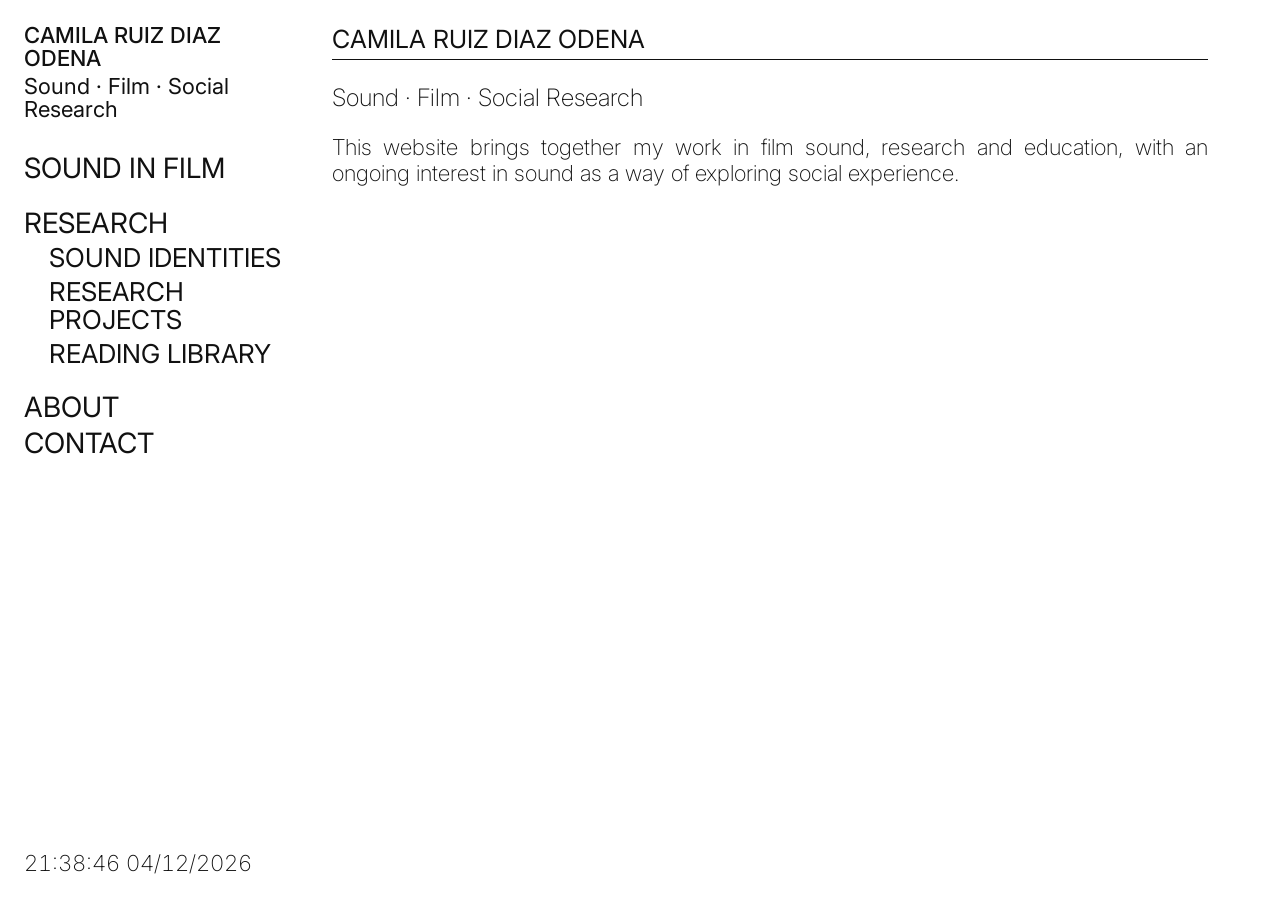
<file: index.html>
<!doctype html><html lang="en"><head><meta charset="utf-8"><meta name="viewport" content="width=device-width,initial-scale=1"><title>Camila Ruiz Diaz Odena — Sound · Film · Social Research</title><link rel="stylesheet" href="styles.css"></head><body><div class="site"><nav class="nav"><div class="brand"><a href="index.html">CAMILA RUIZ DIAZ ODENA</a><div class="tagline">Sound · Film · Social Research</div></div><div class="menu"><a href="sound-in-film.html">SOUND IN FILM</a><a href="research.html" class="section">RESEARCH</a><a href="sound-identities.html" class="sub">SOUND IDENTITIES</a><a href="research-projects.html" class="sub">RESEARCH PROJECTS</a><a href="reading-library.html" class="sub">READING LIBRARY</a><a href="about.html" class="section">ABOUT</a><a href="contact.html">CONTACT</a></div><div class="clock" id="clock"></div></nav><main class="content"><h1 class="page-title">CAMILA RUIZ DIAZ ODENA</h1><hr class="rule"><div class="intro"><div class="lead">Sound · Film · Social Research</div><p>This website brings together my work in film sound, research and education, with an ongoing interest in sound as a way of exploring social experience.</p></div></main></div><script src="script.js"></script></body></html>
</file>
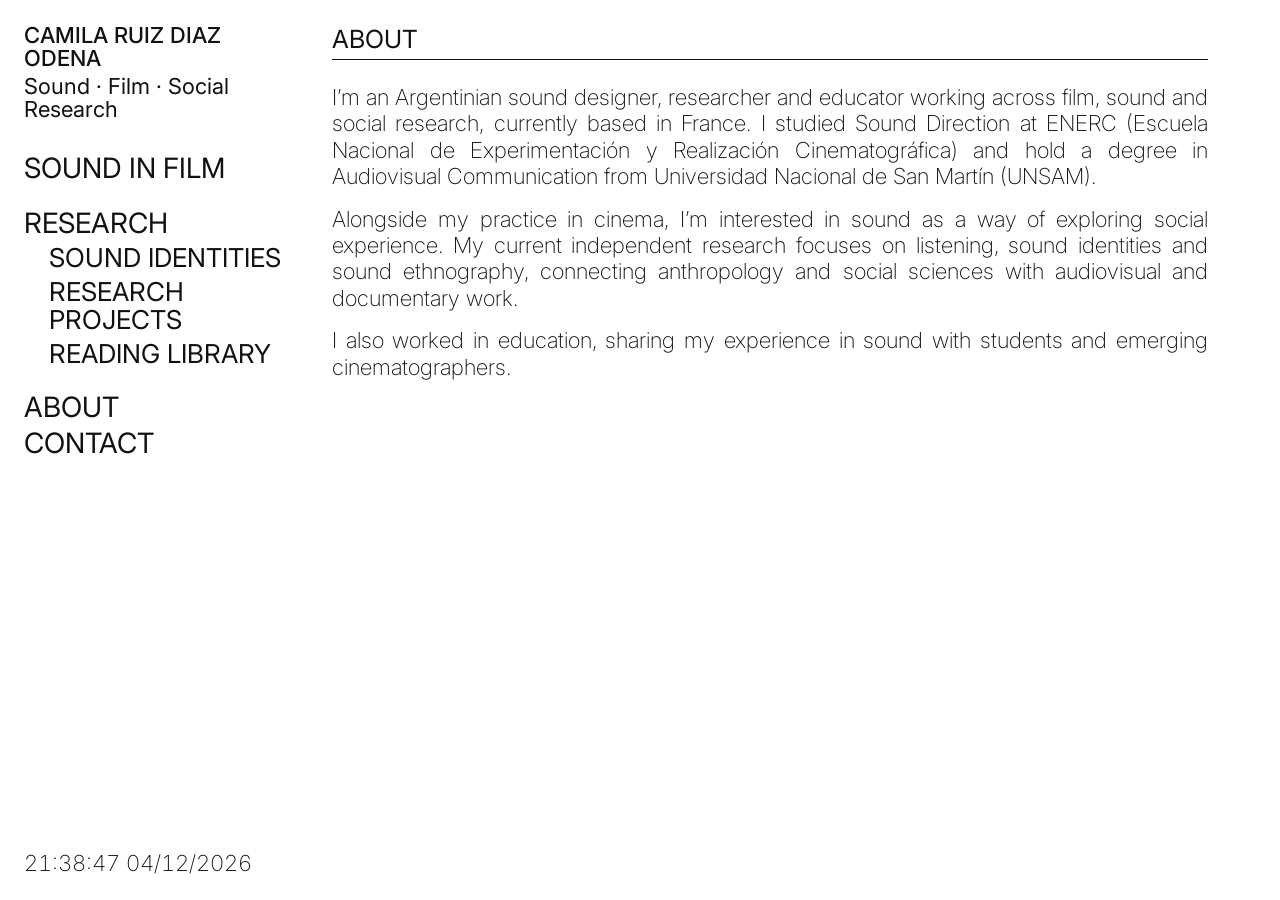
<file: about.html>
<!doctype html><html lang="en"><head><meta charset="utf-8"><meta name="viewport" content="width=device-width,initial-scale=1"><title>About — Camila Ruiz Diaz Odena</title><link rel="stylesheet" href="styles.css"></head><body><nav class="nav"><div class="brand"><a href="index.html">CAMILA RUIZ DIAZ ODENA</a><div class="tagline">Sound · Film · Social Research</div></div><div class="menu"><a href="sound-in-film.html">SOUND IN FILM</a><a href="research.html" class="section">RESEARCH</a><a href="sound-identities.html" class="sub">SOUND IDENTITIES</a><a href="research-projects.html" class="sub">RESEARCH PROJECTS</a><a href="reading-library.html" class="sub">READING LIBRARY</a><a href="about.html" class="section">ABOUT</a><a href="contact.html">CONTACT</a></div><div class="clock" id="clock"></div></nav><main class="content"><h1 class="page-title">ABOUT</h1><hr class="rule"><div class="text"><p>I’m an Argentinian sound designer, researcher and educator working across film, sound and social research, currently based in France. I studied Sound Direction at ENERC (Escuela Nacional de Experimentación y Realización Cinematográfica) and hold a degree in Audiovisual Communication from Universidad Nacional de San Martín (UNSAM).</p><p>Alongside my practice in cinema, I’m interested in sound as a way of exploring social experience. My current independent research focuses on listening, sound identities and sound ethnography, connecting anthropology and social sciences with audiovisual and documentary work.</p><p>I also worked in education, sharing my experience in sound with students and emerging cinematographers.</p></div></main><script src="script.js"></script></body></html>
</file>
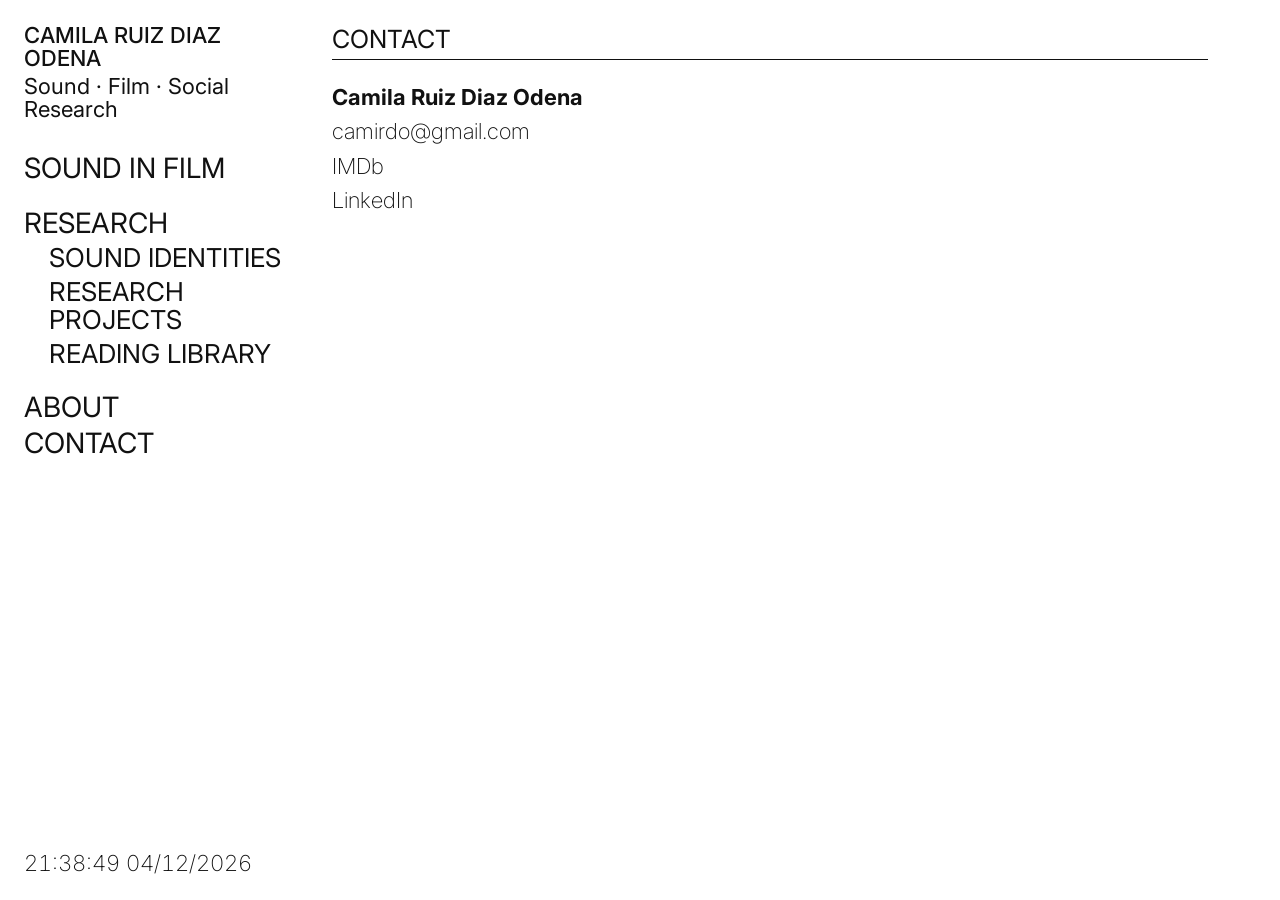
<file: contact.html>
<!doctype html><html lang="en"><head><meta charset="utf-8"><meta name="viewport" content="width=device-width,initial-scale=1"><title>Contact — Camila Ruiz Diaz Odena</title><link rel="stylesheet" href="styles.css"></head><body><nav class="nav"><div class="brand"><a href="index.html">CAMILA RUIZ DIAZ ODENA</a><div class="tagline">Sound · Film · Social Research</div></div><div class="menu"><a href="sound-in-film.html">SOUND IN FILM</a><a href="research.html" class="section">RESEARCH</a><a href="sound-identities.html" class="sub">SOUND IDENTITIES</a><a href="research-projects.html" class="sub">RESEARCH PROJECTS</a><a href="reading-library.html" class="sub">READING LIBRARY</a><a href="about.html" class="section">ABOUT</a><a href="contact.html">CONTACT</a></div><div class="clock" id="clock"></div></nav><main class="content"><h1 class="page-title">CONTACT</h1><hr class="rule"><div class="contact"><p><strong>Camila Ruiz Diaz Odena</strong></p><p><a href="mailto:camirdo@gmail.com">camirdo@gmail.com</a></p><p><a href="https://www.imdb.com/es-es/name/nm10118989/?nmdp=1&amp;ref_=nm_ql_4#filmography" target="_blank" rel="noopener">IMDb</a></p><p><a href="https://www.linkedin.com/in/camilaruizdiazodena/" target="_blank" rel="noopener">LinkedIn</a></p></div></main><script src="script.js"></script></body></html>
</file>
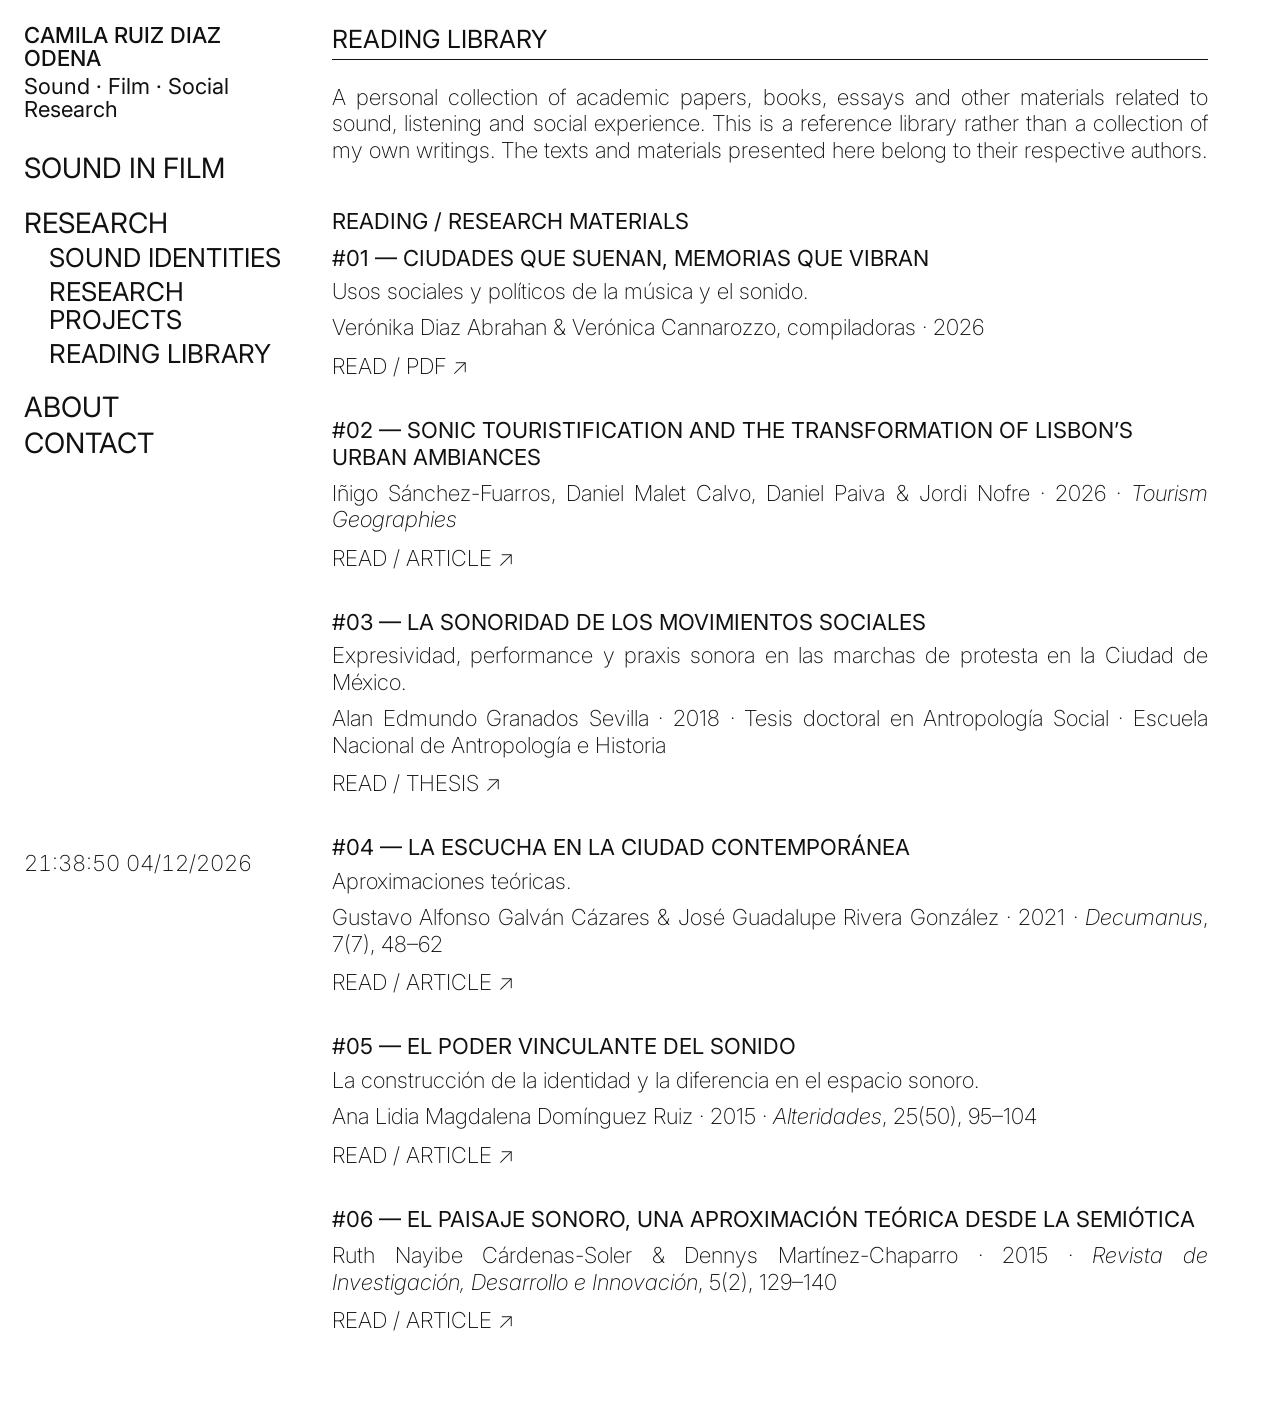
<file: reading-library.html>
<!doctype html>
<html lang="en">
<head>
<meta charset="utf-8">
<meta name="viewport" content="width=device-width,initial-scale=1">
<title>Reading Library — Camila Ruiz Diaz Odena</title>
<link rel="stylesheet" href="styles.css">
</head>
<body>
<nav class="nav">
  <div class="brand"><a href="index.html">CAMILA RUIZ DIAZ ODENA</a><div class="tagline">Sound · Film · Social Research</div></div>
  <div class="menu">
    <a href="sound-in-film.html">SOUND IN FILM</a>
    <a href="research.html" class="section">RESEARCH</a>
    <a href="sound-identities.html" class="sub">SOUND IDENTITIES</a>
    <a href="research-projects.html" class="sub">RESEARCH PROJECTS</a>
    <a href="reading-library.html" class="sub">READING LIBRARY</a>
    <a href="about.html" class="section">ABOUT</a>
    <a href="contact.html">CONTACT</a>
  </div>
  <div class="clock" id="clock"></div>
</nav>
<main class="content">
  <h1 class="page-title">READING LIBRARY</h1>
  <hr class="rule">
  <div class="intro">
    <p>A personal collection of academic papers, books, essays and other materials related to sound, listening and social experience. This is a reference library rather than a collection of my own writings. The texts and materials presented here belong to their respective authors.</p>
  </div>
  <div class="section-block">
    <div class="section-title">READING / RESEARCH MATERIALS</div>
    <div class="project-list">
      <article class="project">
        <h2>#01 — CIUDADES QUE SUENAN, MEMORIAS QUE VIBRAN</h2>
        <p>Usos sociales y políticos de la música y el sonido.</p>
        <p class="meta">Verónika Diaz Abrahan &amp; Verónica Cannarozzo, compiladoras · 2026</p>
        <div class="material"><a href="https://sedici.unlp.edu.ar/bitstream/handle/10915/198057/Documento_completo.)%20-%20Ciudades%20que%20suenan2b.pdf?sequence=1&amp;isAllowed=y" target="_blank" rel="noopener">READ / PDF ↗</a></div>
      </article>
      <article class="project">
        <h2>#02 — SONIC TOURISTIFICATION AND THE TRANSFORMATION OF LISBON’S URBAN AMBIANCES</h2>
        <p class="meta">Iñigo Sánchez-Fuarros, Daniel Malet Calvo, Daniel Paiva &amp; Jordi Nofre · 2026 · <em>Tourism Geographies</em></p>
        <div class="material"><a href="https://www.tandfonline.com/doi/full/10.1080/14616688.2026.2635580" target="_blank" rel="noopener">READ / ARTICLE ↗</a></div>
      </article>
      <article class="project">
        <h2>#03 — LA SONORIDAD DE LOS MOVIMIENTOS SOCIALES</h2>
        <p>Expresividad, performance y praxis sonora en las marchas de protesta en la Ciudad de México.</p>
        <p class="meta">Alan Edmundo Granados Sevilla · 2018 · Tesis doctoral en Antropología Social · Escuela Nacional de Antropología e Historia</p>
        <div class="material"><a href="https://mediateca.inah.gob.mx/repositorio/islandora/object/tesis:2753" target="_blank" rel="noopener">READ / THESIS ↗</a></div>
      </article>
      <article class="project">
        <h2>#04 — LA ESCUCHA EN LA CIUDAD CONTEMPORÁNEA</h2>
        <p>Aproximaciones teóricas.</p>
        <p class="meta">Gustavo Alfonso Galván Cázares &amp; José Guadalupe Rivera González · 2021 · <em>Decumanus</em>, 7(7), 48–62</p>
        <div class="material"><a href="https://erevistas.uacj.mx/ojs/index.php/decumanus/article/view/4853" target="_blank" rel="noopener">READ / ARTICLE ↗</a></div>
      </article>
      <article class="project">
        <h2>#05 — EL PODER VINCULANTE DEL SONIDO</h2>
        <p>La construcción de la identidad y la diferencia en el espacio sonoro.</p>
        <p class="meta">Ana Lidia Magdalena Domínguez Ruiz · 2015 · <em>Alteridades</em>, 25(50), 95–104</p>
        <div class="material"><a href="https://alteridades.izt.uam.mx/index.php/Alte/article/view/847" target="_blank" rel="noopener">READ / ARTICLE ↗</a></div>
      </article>
      <article class="project">
        <h2>#06 — EL PAISAJE SONORO, UNA APROXIMACIÓN TEÓRICA DESDE LA SEMIÓTICA</h2>
        <p class="meta">Ruth Nayibe Cárdenas-Soler &amp; Dennys Martínez-Chaparro · 2015 · <em>Revista de Investigación, Desarrollo e Innovación</em>, 5(2), 129–140</p>
        <div class="material"><a href="https://doi.org/10.19053/20278306.3717" target="_blank" rel="noopener">READ / ARTICLE ↗</a></div>
      </article>
    </div>
  </div>
</main>
<script src="script.js"></script>
</body>
</html>
</file>
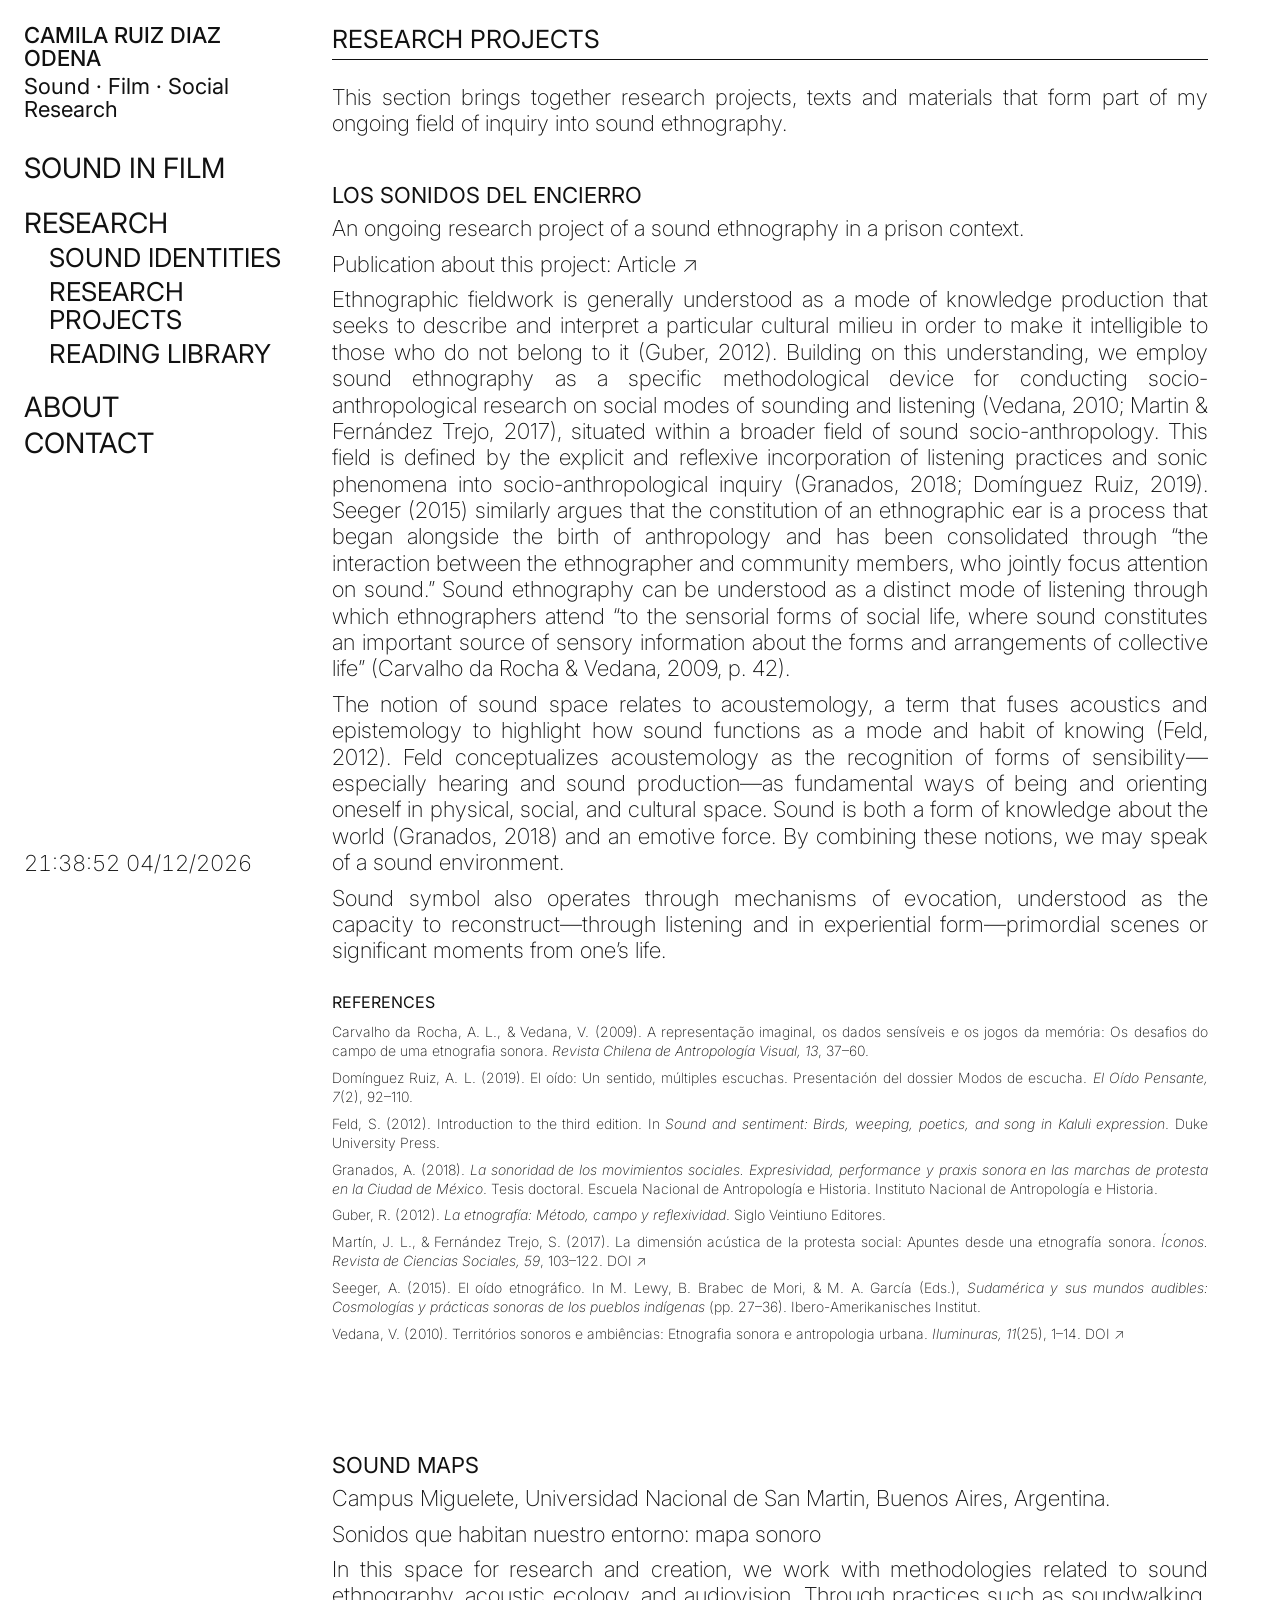
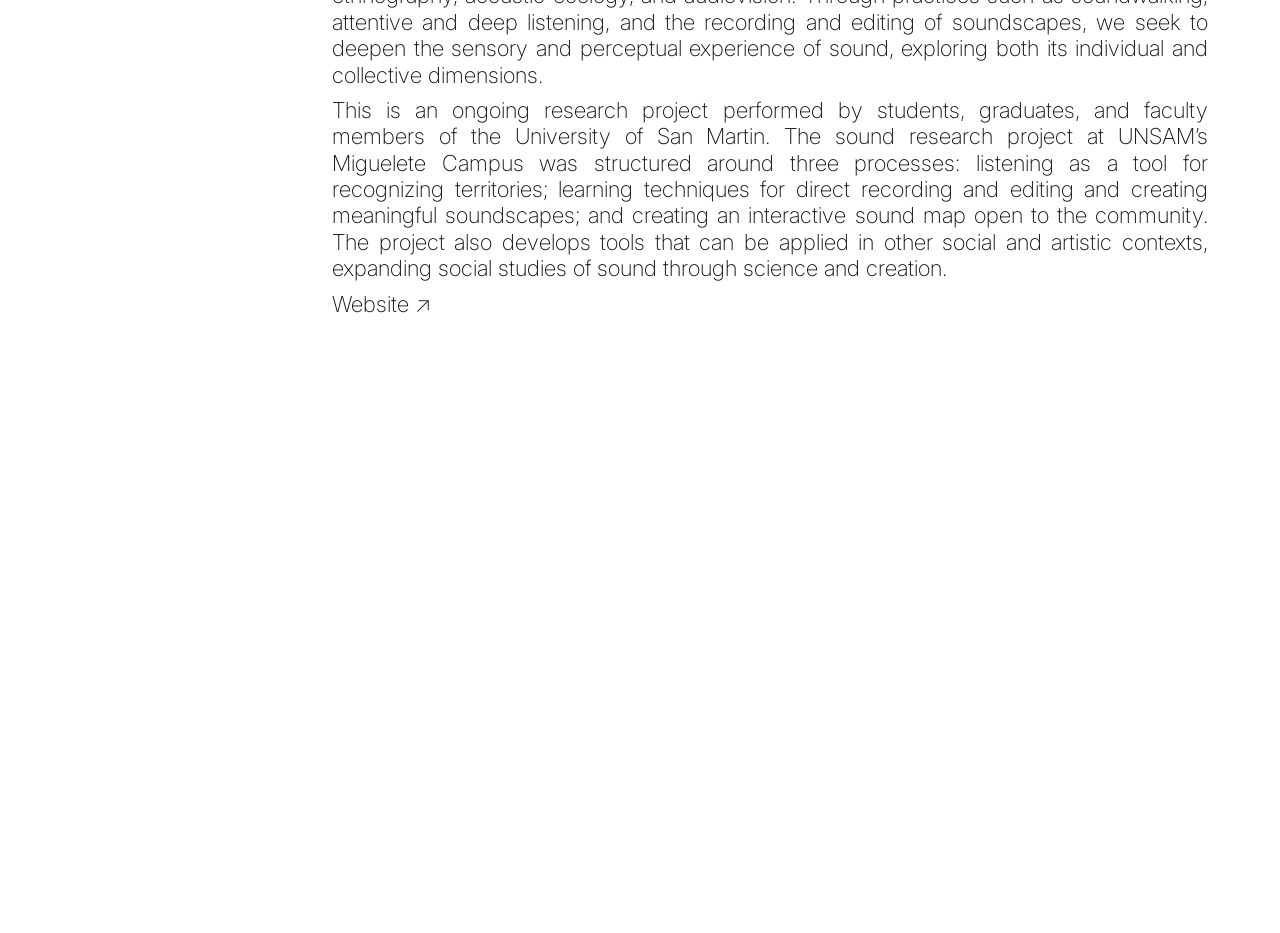
<file: research-projects.html>
<!doctype html><html lang="en"><head><meta charset="utf-8"><meta name="viewport" content="width=device-width,initial-scale=1"><title>Research Projects — Camila Ruiz Diaz Odena</title><link rel="stylesheet" href="styles.css"></head><body><nav class="nav"><div class="brand"><a href="index.html">CAMILA RUIZ DIAZ ODENA</a><div class="tagline">Sound · Film · Social Research</div></div><div class="menu"><a href="sound-in-film.html">SOUND IN FILM</a><a href="research.html" class="section">RESEARCH</a><a href="sound-identities.html" class="sub">SOUND IDENTITIES</a><a href="research-projects.html" class="sub">RESEARCH PROJECTS</a><a href="reading-library.html" class="sub">READING LIBRARY</a><a href="about.html" class="section">ABOUT</a><a href="contact.html">CONTACT</a></div><div class="clock" id="clock"></div></nav><main class="content"><h1 class="page-title">RESEARCH PROJECTS</h1><hr class="rule"><div class="intro"><p>This section brings together research projects, texts and materials that form part of my ongoing field of inquiry into sound ethnography.</p></div><div class="project-list"><article class="project"><h2>LOS SONIDOS DEL ENCIERRO</h2><p>An ongoing research project of a sound ethnography in a prison context.</p><p class="material">Publication about this project: <a href="https://revistasacademicas.unsam.edu.ar/index.php/dyp/article/view/2023" target="_blank" rel="noopener">Article ↗</a></p><p>Ethnographic fieldwork is generally understood as a mode of knowledge production that seeks to describe and interpret a particular cultural milieu in order to make it intelligible to those who do not belong to it (Guber, 2012). Building on this understanding, we employ sound ethnography as a specific methodological device for conducting socio-anthropological research on social modes of sounding and listening (Vedana, 2010; Martin &amp; Fernández Trejo, 2017), situated within a broader field of sound socio-anthropology. This field is defined by the explicit and reflexive incorporation of listening practices and sonic phenomena into socio-anthropological inquiry (Granados, 2018; Domínguez Ruiz, 2019). Seeger (2015) similarly argues that the constitution of an ethnographic ear is a process that began alongside the birth of anthropology and has been consolidated through “the interaction between the ethnographer and community members, who jointly focus attention on sound.” Sound ethnography can be understood as a distinct mode of listening through which ethnographers attend “to the sensorial forms of social life, where sound constitutes an important source of sensory information about the forms and arrangements of collective life” (Carvalho da Rocha &amp; Vedana, 2009, p. 42).</p><p>The notion of sound space relates to acoustemology, a term that fuses acoustics and epistemology to highlight how sound functions as a mode and habit of knowing (Feld, 2012). Feld conceptualizes acoustemology as the recognition of forms of sensibility—especially hearing and sound production—as fundamental ways of being and orienting oneself in physical, social, and cultural space. Sound is both a form of knowledge about the world (Granados, 2018) and an emotive force. By combining these notions, we may speak of a sound environment.</p><p>Sound symbol also operates through mechanisms of evocation, understood as the capacity to reconstruct—through listening and in experiential form—primordial scenes or significant moments from one’s life.</p><div class="references"><div class="section-title">REFERENCES</div><p>Carvalho da Rocha, A. L., &amp; Vedana, V. (2009). A representação imaginal, os dados sensíveis e os jogos da memória: Os desafios do campo de uma etnografia sonora. <em>Revista Chilena de Antropología Visual, 13</em>, 37–60.</p><p>Domínguez Ruiz, A. L. (2019). El oído: Un sentido, múltiples escuchas. Presentación del dossier Modos de escucha. <em>El Oído Pensante, 7</em>(2), 92–110.</p><p>Feld, S. (2012). Introduction to the third edition. In <em>Sound and sentiment: Birds, weeping, poetics, and song in Kaluli expression</em>. Duke University Press.</p><p>Granados, A. (2018). <em>La sonoridad de los movimientos sociales. Expresividad, performance y praxis sonora en las marchas de protesta en la Ciudad de México</em>. Tesis doctoral. Escuela Nacional de Antropología e Historia. Instituto Nacional de Antropología e Historia.</p><p>Guber, R. (2012). <em>La etnografía: Método, campo y reflexividad</em>. Siglo Veintiuno Editores.</p><p>Martín, J. L., &amp; Fernández Trejo, S. (2017). La dimensión acústica de la protesta social: Apuntes desde una etnografía sonora. <em>Íconos. Revista de Ciencias Sociales, 59</em>, 103–122. <a href="https://doi.org/10.17141/iconos.59.2017.2643" target="_blank" rel="noopener">DOI ↗</a></p><p>Seeger, A. (2015). El oído etnográfico. In M. Lewy, B. Brabec de Mori, &amp; M. A. García (Eds.), <em>Sudamérica y sus mundos audibles: Cosmologías y prácticas sonoras de los pueblos indígenas</em> (pp. 27–36). Ibero-Amerikanisches Institut.</p><p>Vedana, V. (2010). Territórios sonoros e ambiências: Etnografia sonora e antropologia urbana. <em>Iluminuras, 11</em>(25), 1–14. <a href="https://doi.org/10.22456/1984-1191.15537" target="_blank" rel="noopener">DOI ↗</a></p></div></article><article class="project"><h2>SOUND MAPS</h2><p>Campus Miguelete, Universidad Nacional de San Martin, Buenos Aires, Argentina.</p><p>Sonidos que habitan nuestro entorno: mapa sonoro</p><p>In this space for research and creation, we work with methodologies related to sound ethnography, acoustic ecology, and audiovision. Through practices such as soundwalking, attentive and deep listening, and the recording and editing of soundscapes, we seek to deepen the sensory and perceptual experience of sound, exploring both its individual and collective dimensions.</p><p>This is an ongoing research project performed by students, graduates, and faculty members of the University of San Martin. The sound research project at UNSAM’s Miguelete Campus was structured around three processes: listening as a tool for recognizing territories; learning techniques for direct recording and editing and creating meaningful soundscapes; and creating an interactive sound map open to the community. The project also develops tools that can be applied in other social and artistic contexts, expanding social studies of sound through science and creation.</p><p class="material"><a href="https://mapasonorounsam.neocities.org/" target="_blank" rel="noopener">Website ↗</a></p><div class="sound-map-embed"><iframe src="https://mapasonorounsam.neocities.org/" title="Mapa Sonoro UNSAM" loading="lazy" allow="autoplay" allowfullscreen></iframe></div></article></div></main><script src="script.js"></script></body></html>
</file>
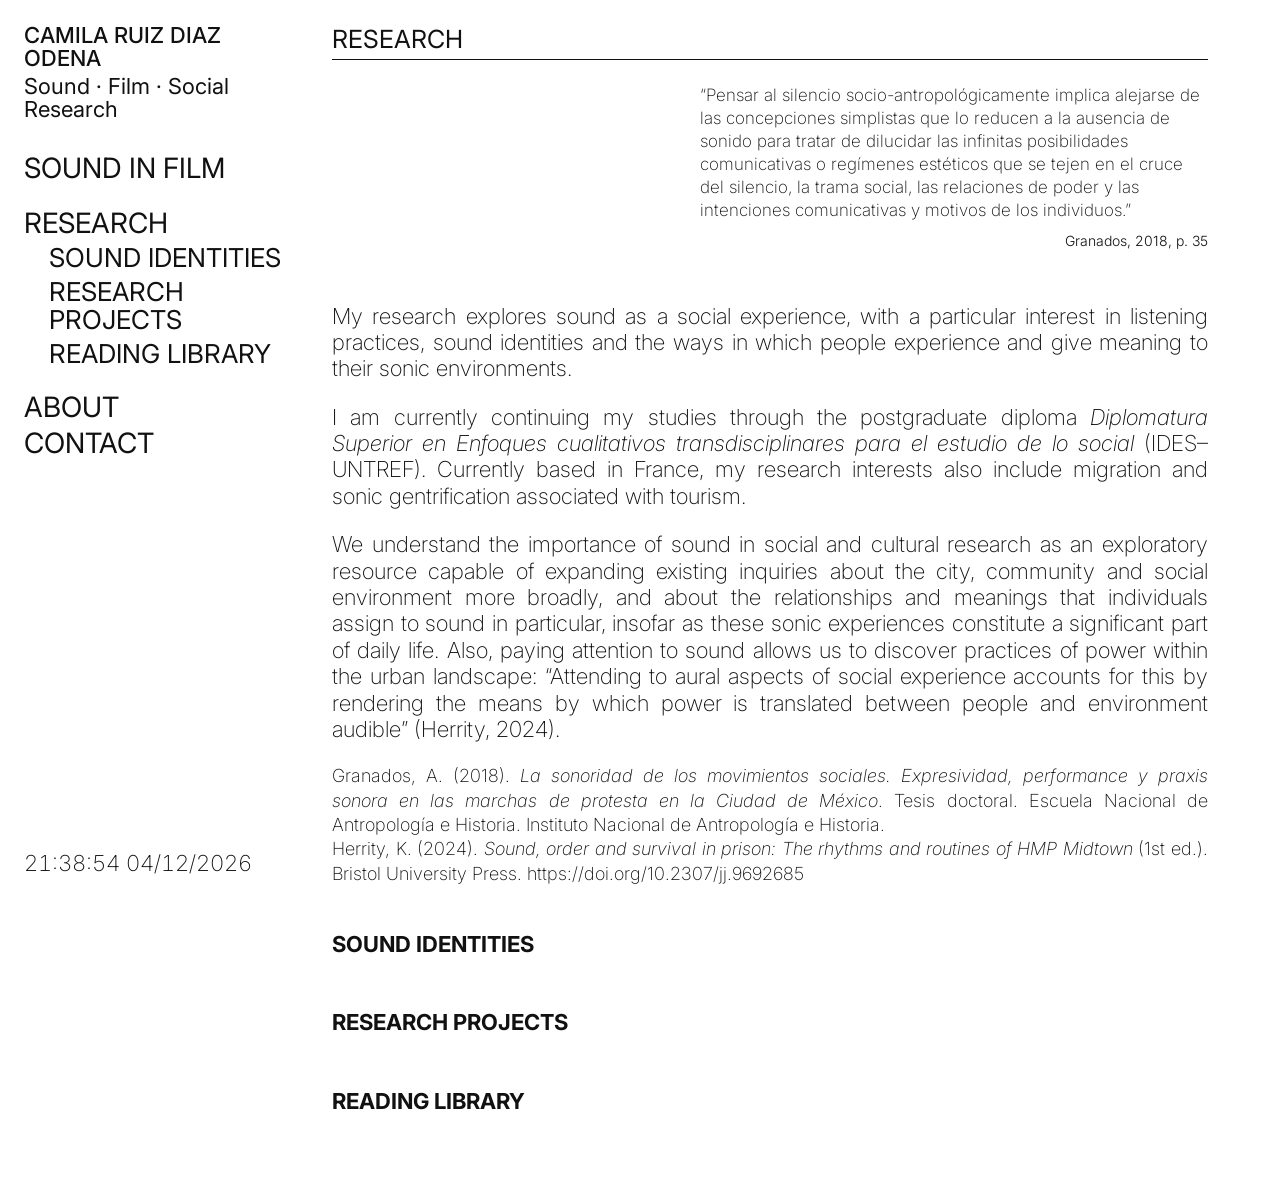
<file: research.html>
<!doctype html><html lang="en"><head><meta charset="utf-8"><meta name="viewport" content="width=device-width,initial-scale=1"><title>Research — Camila Ruiz Diaz Odena</title><link rel="stylesheet" href="styles.css"></head><body><nav class="nav"><div class="brand"><a href="index.html">CAMILA RUIZ DIAZ ODENA</a><div class="tagline">Sound · Film · Social Research</div></div><div class="menu"><a href="sound-in-film.html">SOUND IN FILM</a><a href="research.html" class="section">RESEARCH</a><a href="sound-identities.html" class="sub">SOUND IDENTITIES</a><a href="research-projects.html" class="sub">RESEARCH PROJECTS</a><a href="reading-library.html" class="sub">READING LIBRARY</a><a href="about.html" class="section">ABOUT</a><a href="contact.html">CONTACT</a></div><div class="clock" id="clock"></div></nav><main class="content"><h1 class="page-title">RESEARCH</h1><hr class="rule"><blockquote class="research-epigraph"><p>“Pensar al silencio socio-antropológicamente implica alejarse de las concepciones simplistas que lo reducen a la ausencia de sonido para tratar de dilucidar las infinitas posibilidades comunicativas o regímenes estéticos que se tejen en el cruce del silencio, la trama social, las relaciones de poder y las intenciones comunicativas y motivos de los individuos.”</p><cite>Granados, 2018, p. 35</cite></blockquote><div class="intro"><p>My research explores sound as a social experience, with a particular interest in listening practices, sound identities and the ways in which people experience and give meaning to their sonic environments.</p><p>I am currently continuing my studies through the postgraduate diploma <em>Diplomatura Superior en Enfoques cualitativos transdisciplinares para el estudio de lo social</em> (IDES–UNTREF). Currently based in France, my research interests also include migration and sonic gentrification associated with tourism.</p><p>We understand the importance of sound in social and cultural research as an exploratory resource capable of expanding existing inquiries about the city, community and social environment more broadly, and about the relationships and meanings that individuals assign to sound in particular, insofar as these sonic experiences constitute a significant part of daily life. Also, paying attention to sound allows us to discover practices of power within the urban landscape: “Attending to aural aspects of social experience accounts for this by rendering the means by which power is translated between people and environment audible” (Herrity, 2024).</p><div class="research-reference"><p>Granados, A. (2018). <em>La sonoridad de los movimientos sociales. Expresividad, performance y praxis sonora en las marchas de protesta en la Ciudad de México</em>. Tesis doctoral. Escuela Nacional de Antropología e Historia. Instituto Nacional de Antropología e Historia.</p><p>Herrity, K. (2024). <em>Sound, order and survival in prison: The rhythms and routines of HMP Midtown</em> (1st ed.). Bristol University Press. <a href="https://doi.org/10.2307/jj.9692685" target="_blank" rel="noopener">https://doi.org/10.2307/jj.9692685</a></p></div></div><div class="section-block"><a href="sound-identities.html"><strong>SOUND IDENTITIES</strong></a></div><div class="section-block"><a href="research-projects.html"><strong>RESEARCH PROJECTS</strong></a></div><div class="section-block"><a href="reading-library.html"><strong>READING LIBRARY</strong></a></div></main><script src="script.js"></script></body></html>
</file>
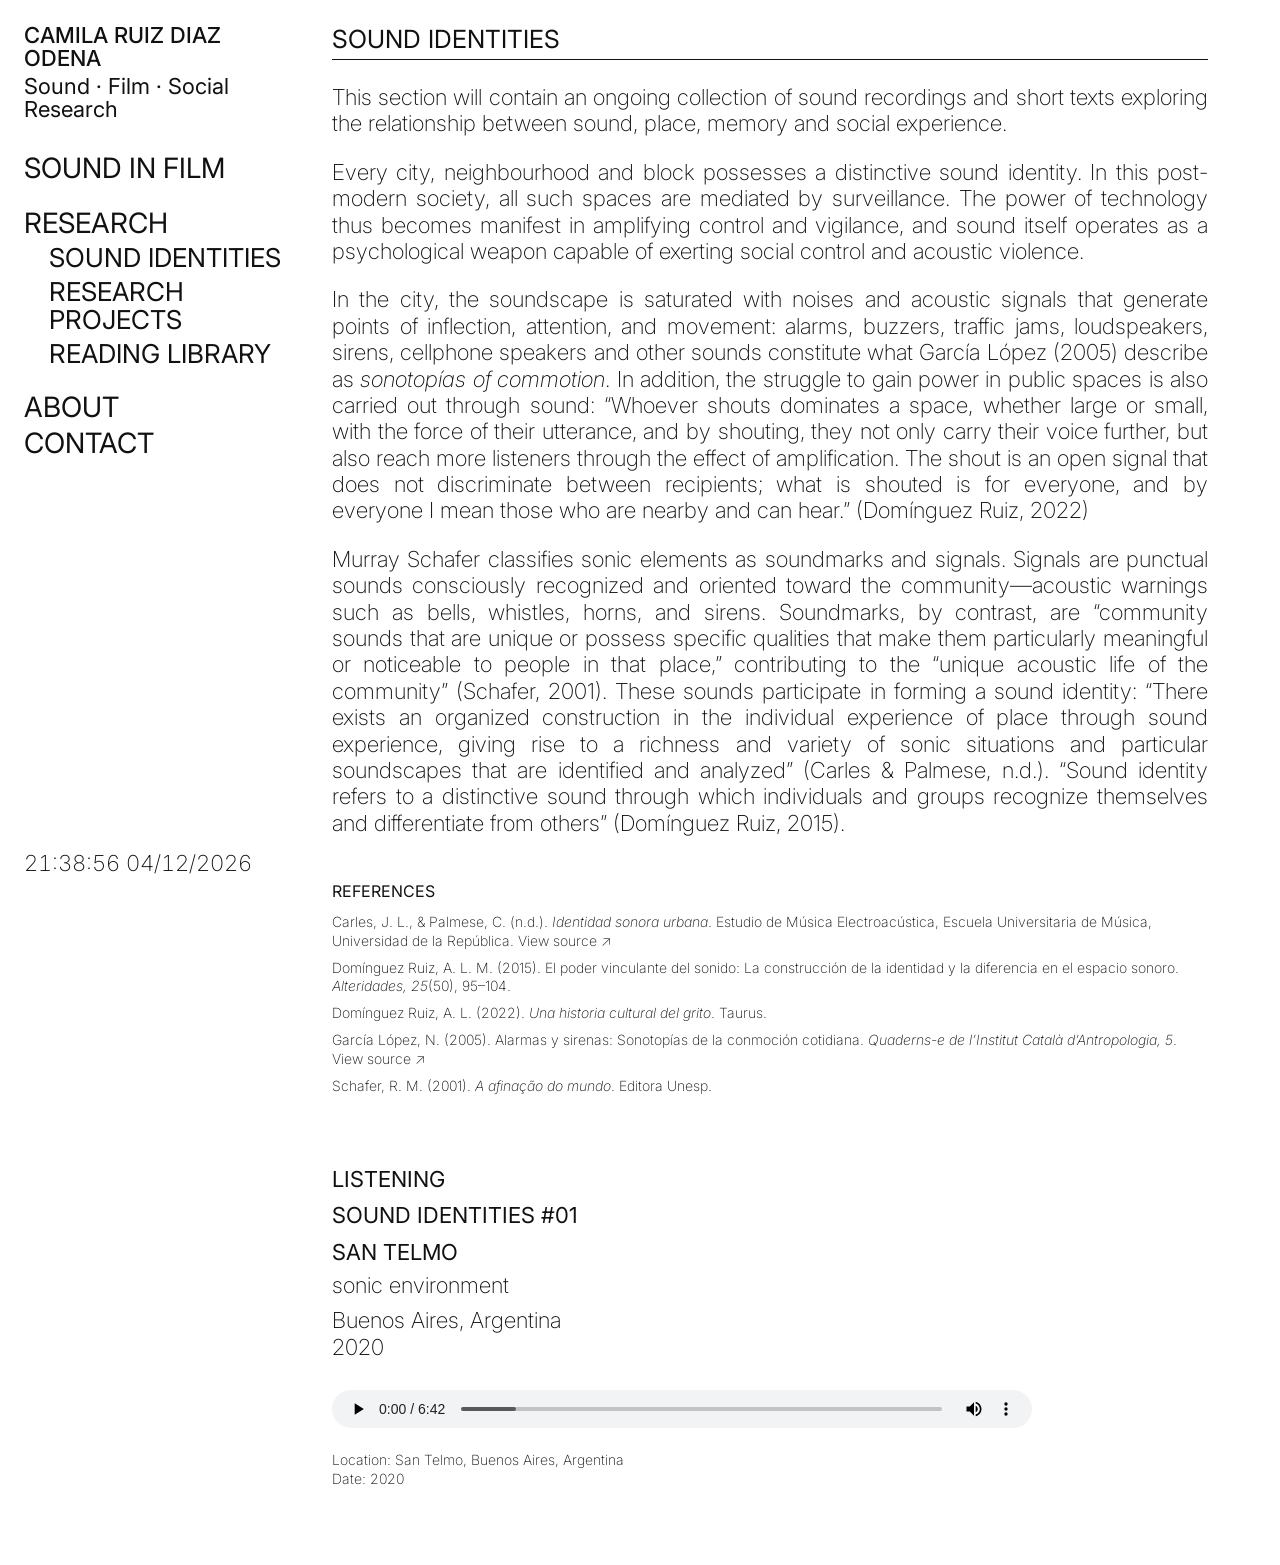
<file: sound-identities.html>
<!doctype html><html lang="en"><head><meta charset="utf-8"><meta name="viewport" content="width=device-width,initial-scale=1"><title>Sound Identities — Camila Ruiz Diaz Odena</title><link rel="stylesheet" href="styles.css"></head><body><nav class="nav"><div class="brand"><a href="index.html">CAMILA RUIZ DIAZ ODENA</a><div class="tagline">Sound · Film · Social Research</div></div><div class="menu"><a href="sound-in-film.html">SOUND IN FILM</a><a href="research.html" class="section">RESEARCH</a><a href="sound-identities.html" class="sub">SOUND IDENTITIES</a><a href="research-projects.html" class="sub">RESEARCH PROJECTS</a><a href="reading-library.html" class="sub">READING LIBRARY</a><a href="about.html" class="section">ABOUT</a><a href="contact.html">CONTACT</a></div><div class="clock" id="clock"></div></nav><main class="content"><h1 class="page-title">SOUND IDENTITIES</h1><hr class="rule"><div class="intro"><p>This section will contain an ongoing collection of sound recordings and short texts exploring the relationship between sound, place, memory and social experience.</p><p>Every city, neighbourhood and block possesses a distinctive sound identity. In this post-modern society, all such spaces are mediated by surveillance. The power of technology thus becomes manifest in amplifying control and vigilance, and sound itself operates as a psychological weapon capable of exerting social control and acoustic violence.</p><p>In the city, the soundscape is saturated with noises and acoustic signals that generate points of inflection, attention, and movement: alarms, buzzers, traffic jams, loudspeakers, sirens, cellphone speakers and other sounds constitute what García López (2005) describe as <em>sonotopías of commotion</em>. In addition, the struggle to gain power in public spaces is also carried out through sound: “Whoever shouts dominates a space, whether large or small, with the force of their utterance, and by shouting, they not only carry their voice further, but also reach more listeners through the effect of amplification. The shout is an open signal that does not discriminate between recipients; what is shouted is for everyone, and by everyone I mean those who are nearby and can hear.” (Domínguez Ruiz, 2022)</p><p>Murray Schafer classifies sonic elements as soundmarks and signals. Signals are punctual sounds consciously recognized and oriented toward the community—acoustic warnings such as bells, whistles, horns, and sirens. Soundmarks, by contrast, are “community sounds that are unique or possess specific qualities that make them particularly meaningful or noticeable to people in that place,” contributing to the “unique acoustic life of the community” (Schafer, 2001). These sounds participate in forming a sound identity: “There exists an organized construction in the individual experience of place through sound experience, giving rise to a richness and variety of sonic situations and particular soundscapes that are identified and analyzed” (Carles &amp; Palmese, n.d.). “Sound identity refers to a distinctive sound through which individuals and groups recognize themselves and differentiate from others” (Domínguez Ruiz, 2015).</p></div><div class="section-block references"><div class="section-title">REFERENCES</div><p>Carles, J. L., &amp; Palmese, C. (n.d.). <em>Identidad sonora urbana</em>. Estudio de Música Electroacústica, Escuela Universitaria de Música, Universidad de la República. <a href="https://www.eumus.edu.uy/eme/ps/txt/carles.html" target="_blank" rel="noopener">View source ↗</a></p><p>Domínguez Ruiz, A. L. M. (2015). El poder vinculante del sonido: La construcción de la identidad y la diferencia en el espacio sonoro. <em>Alteridades, 25</em>(50), 95–104.</p><p>Domínguez Ruiz, A. L. (2022). <em>Una historia cultural del grito</em>. Taurus.</p><p>García López, N. (2005). Alarmas y sirenas: Sonotopías de la conmoción cotidiana. <em>Quaderns-e de l’Institut Català d’Antropologia, 5</em>. <a href="https://raco.cat/index.php/QuadernseICA/article/view/51440" target="_blank" rel="noopener">View source ↗</a></p><p>Schafer, R. M. (2001). <em>A afinação do mundo</em>. Editora Unesp.</p></div><div class="section-block listening"><div class="section-title">LISTENING</div><div class="section-title">SOUND IDENTITIES #01</div><div class="project"><h2>SAN TELMO</h2><p>sonic environment</p><p>Buenos Aires, Argentina<br>2020</p><div class="audio-entry"><audio controls preload="metadata"><source src="assets/audio/san-telmo.mp3" type="audio/mpeg">Your browser does not support audio playback.</audio></div><div class="field-notes"><span>Location: San Telmo, Buenos Aires, Argentina</span><span>Date: 2020</span></div></div></div></main><script src="script.js"></script></body></html>
</file>
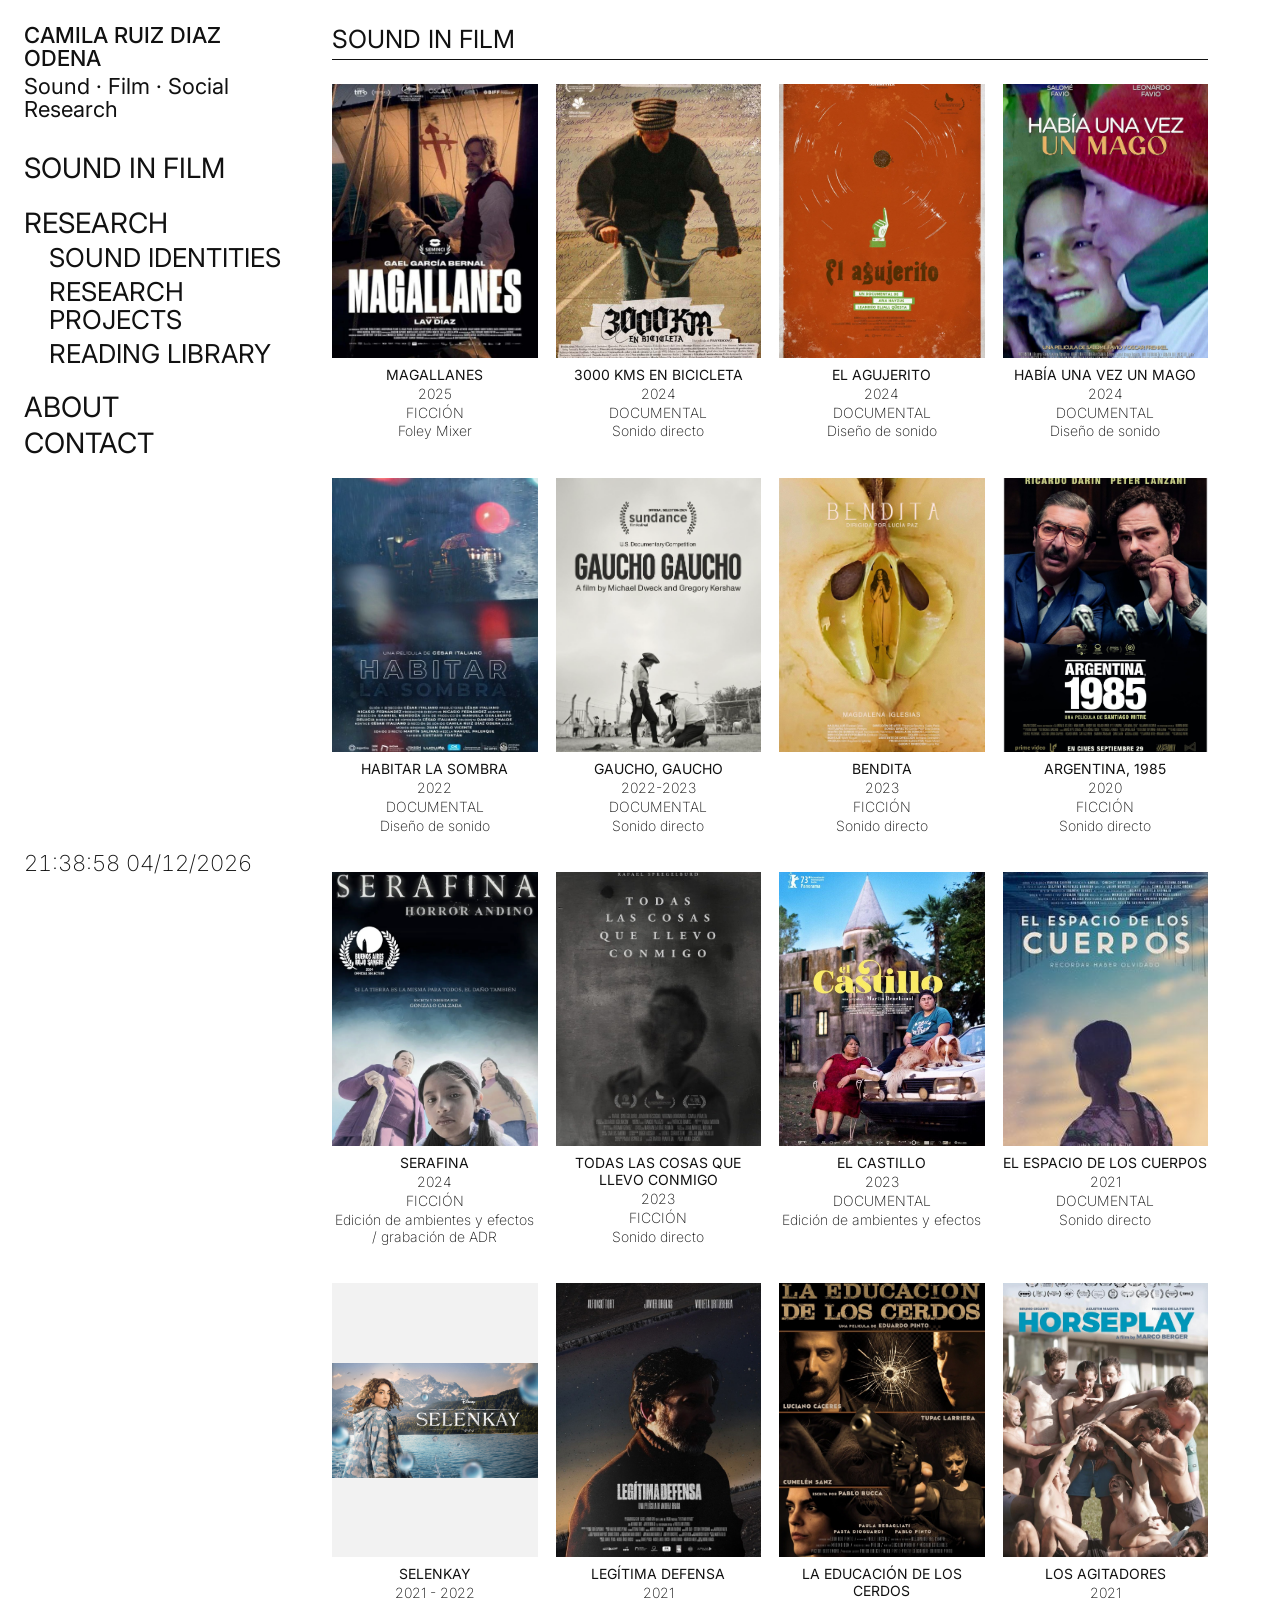
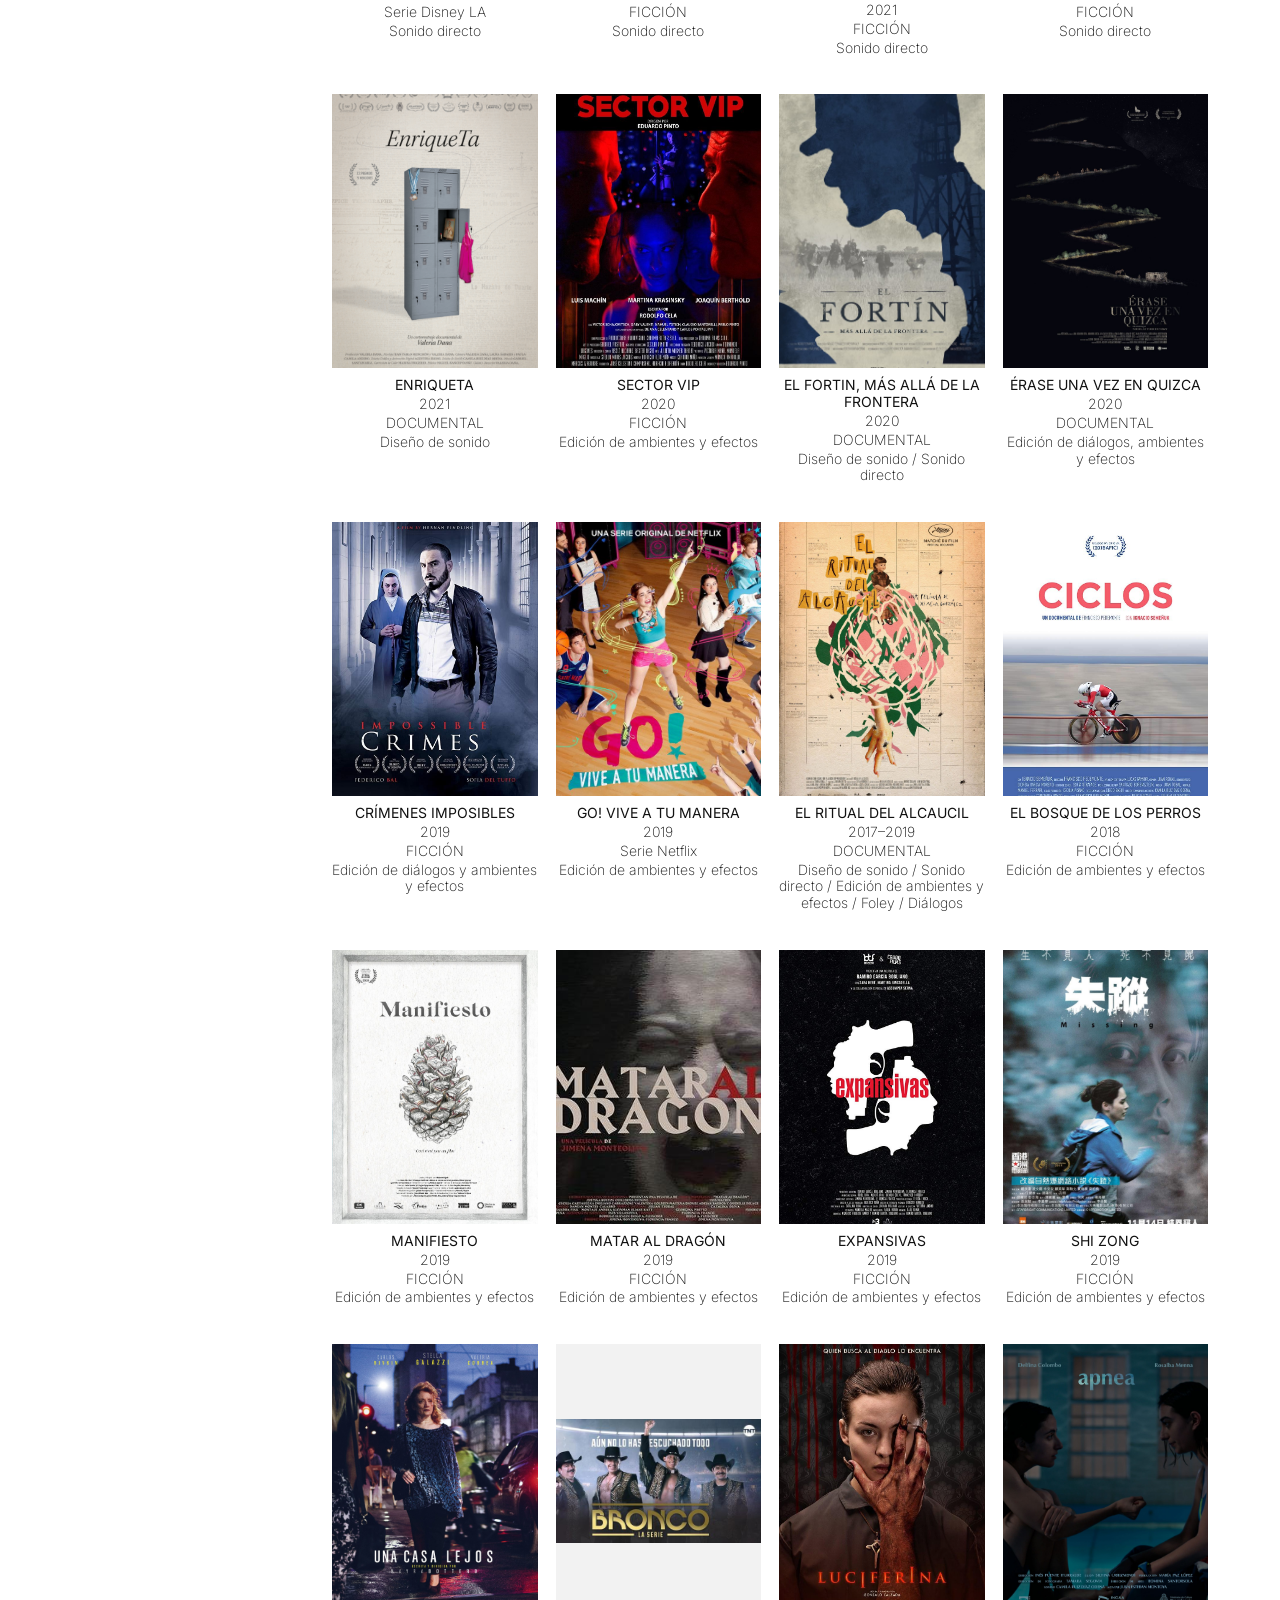
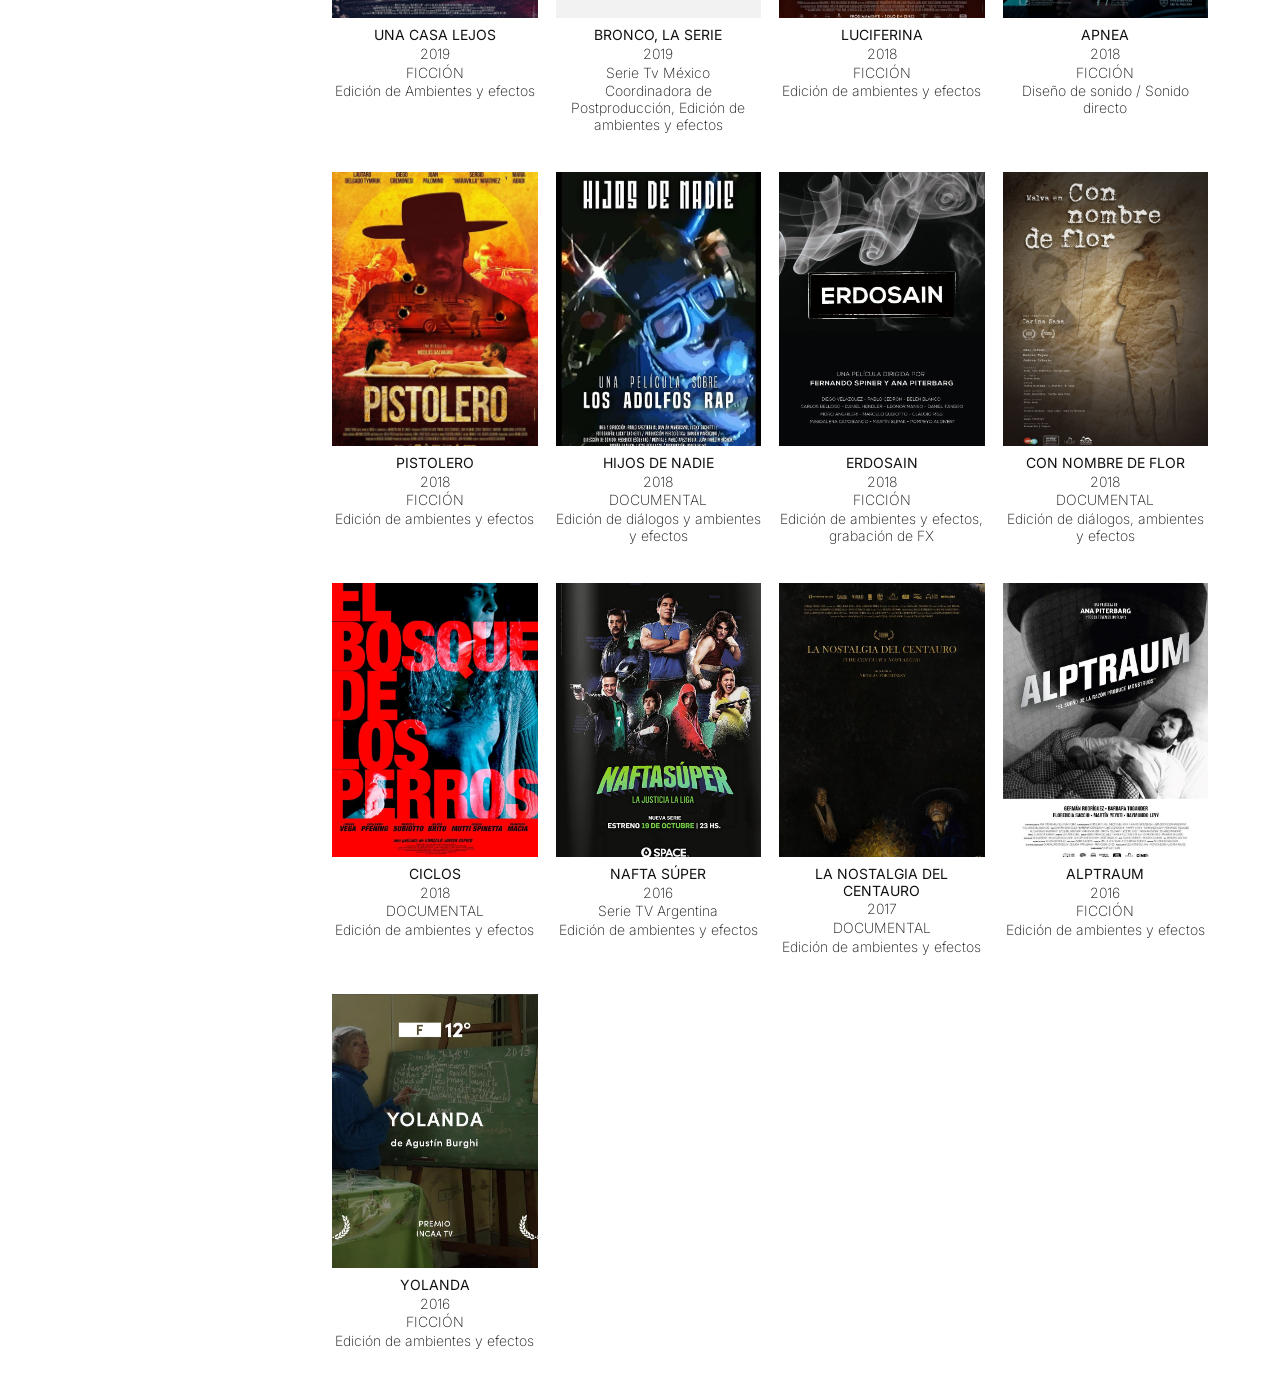
<file: sound-in-film.html>
<!doctype html><html lang="en"><head><meta charset="utf-8"><meta name="viewport" content="width=device-width,initial-scale=1"><title>Sound in Film — Camila Ruiz Diaz Odena</title><link rel="stylesheet" href="styles.css"></head><body><nav class="nav"><div class="brand"><a href="index.html">CAMILA RUIZ DIAZ ODENA</a><div class="tagline">Sound · Film · Social Research</div></div><div class="menu"><a href="sound-in-film.html">SOUND IN FILM</a><a href="research.html" class="section">RESEARCH</a><a href="sound-identities.html" class="sub">SOUND IDENTITIES</a><a href="research-projects.html" class="sub">RESEARCH PROJECTS</a><a href="reading-library.html" class="sub">READING LIBRARY</a><a href="about.html" class="section">ABOUT</a><a href="contact.html">CONTACT</a></div><div class="clock" id="clock"></div></nav><main class="content"><h1 class="page-title">SOUND IN FILM</h1><hr class="rule"><div class="sound-grid"><article class="sound-item"><a class="poster-link" href="https://www.youtube.com/watch?v=A0iOYjj3Lm4" target="_blank" rel="noopener"><img class="sound-poster" src="assets/posters/MV5BYjU1MTIxOTItZGY2Ny00MDNhLWI1ZGUtYmM0MmNjMWFlMWU4XkEyXkFqcGc@._V1_FMjpg_UX1000_.jpg" alt="MAGALLANES poster"></a><div class="sound-caption"><div class="sound-title">MAGALLANES</div><div>2025</div><div>FICCIÓN</div><div>Foley Mixer</div></div></article><article class="sound-item"><a class="poster-link" href="https://www.youtube.com/watch?v=JPdvYrza_ys" target="_blank" rel="noopener"><img class="sound-poster" src="assets/posters/Dise-o-sin-t-tulo-95.png" alt="3000 KMS EN BICICLETA poster"></a><div class="sound-caption"><div class="sound-title">3000 KMS EN BICICLETA</div><div>2024</div><div>DOCUMENTAL</div><div>Sonido directo</div></div></article><article class="sound-item"><a class="poster-link" href="https://www.youtube.com/watch?v=Fy_4O2gwRx0" target="_blank" rel="noopener"><img class="sound-poster" src="assets/posters/poster.webp" alt="EL AGUJERITO poster"></a><div class="sound-caption"><div class="sound-title">EL AGUJERITO</div><div>2024</div><div>DOCUMENTAL</div><div>Diseño de sonido</div></div></article><article class="sound-item"><a class="poster-link" href="https://www.youtube.com/watch?v=1omt2M0qC3g" target="_blank" rel="noopener"><img class="sound-poster" src="assets/posters/foto-noticia-habia-una-vez-un-mago.jpg" alt="HABÍA UNA VEZ UN MAGO poster"></a><div class="sound-caption"><div class="sound-title">HABÍA UNA VEZ UN MAGO</div><div>2024</div><div>DOCUMENTAL</div><div>Diseño de sonido</div></div></article><article class="sound-item"><a class="poster-link" href="https://www.youtube.com/watch?v=MNH-IP2zR6c" target="_blank" rel="noopener"><img class="sound-poster" src="assets/posters/FLYER-HABITAR-LA-SOMBRA-1.0-Viviana-De-Rosa.jpeg" alt="HABITAR LA SOMBRA poster"></a><div class="sound-caption"><div class="sound-title">HABITAR LA SOMBRA</div><div>2022</div><div>DOCUMENTAL</div><div>Diseño de sonido</div></div></article><article class="sound-item"><a class="poster-link" href="https://www.youtube.com/watch?v=08BVd9UwwyY" target="_blank" rel="noopener"><img class="sound-poster" src="assets/posters/Screen Shot 2024-06-04 at 18.01.46.png" alt="GAUCHO, GAUCHO poster"></a><div class="sound-caption"><div class="sound-title">GAUCHO, GAUCHO</div><div>2022-2023</div><div>DOCUMENTAL</div><div>Sonido directo</div></div></article><article class="sound-item"><a class="poster-link" href="https://www.youtube.com/watch?v=5FaMV5dW66E" target="_blank" rel="noopener"><img class="sound-poster" src="assets/posters/MV5BZGFjYjEwNGUtMmNhNi00M2RjLWFkNDItOTI3NmNjMWI2MzZiXkEyXkFqcGc@._V1_FMjpg_UX1000_.jpg" alt="BENDITA poster"></a><div class="sound-caption"><div class="sound-title">BENDITA</div><div>2023</div><div>FICCIÓN</div><div>Sonido directo</div></div></article><article class="sound-item"><a class="poster-link" href="https://www.youtube.com/watch?v=8xOqgolOHPg" target="_blank" rel="noopener"><img class="sound-poster" src="assets/posters/ARGENTINA-1985-PV-esp-2-scaled.jpg" alt="ARGENTINA, 1985 poster"></a><div class="sound-caption"><div class="sound-title">ARGENTINA, 1985</div><div>2020</div><div>FICCIÓN</div><div>Sonido directo</div></div></article><article class="sound-item"><a class="poster-link" href="https://www.youtube.com/watch?v=2RtyoqqtFvo" target="_blank" rel="noopener"><img class="sound-poster" src="assets/posters/Screen Shot 2024-12-10 at 11.15.01.png" alt="SERAFINA poster"></a><div class="sound-caption"><div class="sound-title">SERAFINA</div><div>2024</div><div>FICCIÓN</div><div>Edición de ambientes y efectos / grabación de ADR</div></div></article><article class="sound-item"><a class="poster-link" href="https://www.youtube.com/watch?v=BPW6AdXc6eQ" target="_blank" rel="noopener"><img class="sound-poster" src="assets/posters/MV5BYmIwNzE1ZWYtMWZhZC00NGNiLWI3MTYtY2MzMzY0ZTM4ZDcyXkEyXkFqcGdeQXVyMTY1MjM4NTQ1._V1_FMjpg_UX1000_.jpg" alt="TODAS LAS COSAS QUE LLEVO CONMIGO poster"></a><div class="sound-caption"><div class="sound-title">TODAS LAS COSAS QUE LLEVO CONMIGO</div><div>2023</div><div>FICCIÓN</div><div>Sonido directo</div></div></article><article class="sound-item"><a class="poster-link" href="https://youtu.be/Pi-XXOef1Xo" target="_blank" rel="noopener"><img class="sound-poster" src="assets/posters/El_castillo-612766431-large.jpg" alt="EL CASTILLO poster"></a><div class="sound-caption"><div class="sound-title">EL CASTILLO</div><div>2023</div><div>DOCUMENTAL</div><div>Edición de ambientes y efectos</div></div></article><article class="sound-item"><a class="poster-link" href="https://www.dailymotion.com/video/x9gwkj0" target="_blank" rel="noopener"><img class="sound-poster" src="assets/posters/odeon_afiche_prod.jpg" alt="EL ESPACIO DE LOS CUERPOS poster"></a><div class="sound-caption"><div class="sound-title">EL ESPACIO DE LOS CUERPOS</div><div>2021</div><div>DOCUMENTAL</div><div>Sonido directo</div></div></article><article class="sound-item wide"><a class="poster-link" href="https://www.youtube.com/watch?v=VzK6YQ9Eovg" target="_blank" rel="noopener"><img class="sound-poster" src="assets/posters/scale.png" alt="SELENKAY poster"></a><div class="sound-caption"><div class="sound-title">SELENKAY</div><div>2021 - 2022</div><div>Serie Disney LA</div><div>Sonido directo</div></div></article><article class="sound-item"><a class="poster-link" href="https://www.youtube.com/watch?v=KdZ_gB0rfLU" target="_blank" rel="noopener"><img class="sound-poster" src="assets/posters/Screen Shot 2023-01-28 at 09.49.32.png" alt="LEGÍTIMA DEFENSA poster"></a><div class="sound-caption"><div class="sound-title">LEGÍTIMA DEFENSA</div><div>2021</div><div>FICCIÓN</div><div>Sonido directo</div></div></article><article class="sound-item"><a class="poster-link" href="https://www.youtube.com/watch?v=y2UQJpEfrEA" target="_blank" rel="noopener"><img class="sound-poster" src="assets/posters/la educacion.jpeg" alt="LA EDUCACIÓN DE LOS CERDOS poster"></a><div class="sound-caption"><div class="sound-title">LA EDUCACIÓN DE LOS CERDOS</div><div>2021</div><div>FICCIÓN</div><div>Sonido directo</div></div></article><article class="sound-item"><a class="poster-link" href="https://www.youtube.com/watch?v=_UTho-OKn6I" target="_blank" rel="noopener"><img class="sound-poster" src="assets/posters/Los agitadores.jpeg" alt="LOS AGITADORES poster"></a><div class="sound-caption"><div class="sound-title">LOS AGITADORES</div><div>2021</div><div>FICCIÓN</div><div>Sonido directo</div></div></article><article class="sound-item"><a class="poster-link" href="https://www.youtube.com/watch?v=TFwRj1IdsWc" target="_blank" rel="noopener"><img class="sound-poster" src="assets/posters/Screen Shot 2023-03-18 at 11.55.04.png" alt="ENRIQUETA poster"></a><div class="sound-caption"><div class="sound-title">ENRIQUETA</div><div>2021</div><div>DOCUMENTAL</div><div>Diseño de sonido</div></div></article><article class="sound-item"><a class="poster-link" href="https://www.youtube.com/watch?v=3_dfFPRWLtA" target="_blank" rel="noopener"><img class="sound-poster" src="assets/posters/sector_vip-785933933-large.jpg" alt="SECTOR VIP poster"></a><div class="sound-caption"><div class="sound-title">SECTOR VIP</div><div>2020</div><div>FICCIÓN</div><div>Edición de ambientes y efectos</div></div></article><article class="sound-item"><a class="poster-link" href="https://www.youtube.com/watch?v=AlZQ3NAHibw" target="_blank" rel="noopener"><img class="sound-poster" src="assets/posters/El Fortín.jpg" alt="EL FORTIN, MÁS ALLÁ DE LA FRONTERA poster"></a><div class="sound-caption"><div class="sound-title">EL FORTIN, MÁS ALLÁ DE LA FRONTERA</div><div>2020</div><div>DOCUMENTAL</div><div>Diseño de sonido / Sonido directo</div></div></article><article class="sound-item"><a class="poster-link" href="https://www.youtube.com/watch?v=PNk6sZqfYFo" target="_blank" rel="noopener"><img class="sound-poster" src="assets/posters/EuVeQ Póster Web ES.jpg" alt="ÉRASE UNA VEZ EN QUIZCA poster"></a><div class="sound-caption"><div class="sound-title">ÉRASE UNA VEZ EN QUIZCA</div><div>2020</div><div>DOCUMENTAL</div><div>Edición de diálogos, ambientes y efectos</div></div></article><article class="sound-item"><a class="poster-link" href="https://www.youtube.com/watch?v=XGgqYMqQH40" target="_blank" rel="noopener"><img class="sound-poster" src="assets/posters/Cr_menes_imposibles-610836921-large.jpg" alt="CRÍMENES IMPOSIBLES poster"></a><div class="sound-caption"><div class="sound-title">CRÍMENES IMPOSIBLES</div><div>2019</div><div>FICCIÓN</div><div>Edición de diálogos y ambientes y efectos</div></div></article><article class="sound-item"><a class="poster-link" href="https://www.youtube.com/watch?v=91WQNnsk9yo" target="_blank" rel="noopener"><img class="sound-poster" src="assets/posters/a115bd513f1c55c8585b9e5ed5cca59fca8caeba.jpg" alt="GO! VIVE A TU MANERA poster"></a><div class="sound-caption"><div class="sound-title">GO! VIVE A TU MANERA</div><div>2019</div><div>Serie Netflix</div><div>Edición de ambientes y efectos</div></div></article><article class="sound-item"><a class="poster-link" href="https://www.youtube.com/watch?v=iXUuonChQ3I" target="_blank" rel="noopener"><img class="sound-poster" src="assets/posters/124581001_823654531757045_3871179103717635930_n.jpg" alt="EL RITUAL DEL ALCAUCIL poster"></a><div class="sound-caption"><div class="sound-title">EL RITUAL DEL ALCAUCIL</div><div>2017–2019</div><div>DOCUMENTAL</div><div>Diseño de sonido / Sonido directo / Edición de ambientes y efectos / Foley / Diálogos</div></div></article><article class="sound-item"><a class="poster-link" href="https://www.youtube.com/watch?v=iiORhS9UjWY" target="_blank" rel="noopener"><img class="sound-poster" src="assets/posters/MV5BYWZiOWQwNjUtZTc4NC00ZDY0LThmOGQtMTgzN2RlNmFhZTY5XkEyXkFqcGdeQXVyMTk2NTkyMzY_._V1_SY1000_CR0,0,697,1000_AL_.jpg" alt="EL BOSQUE DE LOS PERROS poster"></a><div class="sound-caption"><div class="sound-title">EL BOSQUE DE LOS PERROS</div><div>2018</div><div>FICCIÓN</div><div>Edición de ambientes y efectos</div></div></article><article class="sound-item"><a class="poster-link" href="https://www.youtube.com/watch?v=JJS81F9Fl9E" target="_blank" rel="noopener"><img class="sound-poster" src="assets/posters/150443154_10224928010404887_5716926996733604327_n.jpg" alt="MANIFIESTO poster"></a><div class="sound-caption"><div class="sound-title">MANIFIESTO</div><div>2019</div><div>FICCIÓN</div><div>Edición de ambientes y efectos</div></div></article><article class="sound-item"><a class="poster-link" href="https://www.youtube.com/watch?v=pTalS2Ccvy4" target="_blank" rel="noopener"><img class="sound-poster" src="assets/posters/1320661.jpg" alt="MATAR AL DRAGÓN poster"></a><div class="sound-caption"><div class="sound-title">MATAR AL DRAGÓN</div><div>2019</div><div>FICCIÓN</div><div>Edición de ambientes y efectos</div></div></article><article class="sound-item"><a class="poster-link" href="https://www.youtube.com/watch?v=4SwL_4SrTp4" target="_blank" rel="noopener"><img class="sound-poster" src="assets/posters/MV5BNGY5OTZmYTctZDcwZC00NDBmLWI2YTQtNjUyMTYxYTE4Y2E3XkEyXkFqcGdeQXVyMjY3NTQyOTA@._V1_SY1000_CR0,0,702,1000_AL_.jpg" alt="EXPANSIVAS poster"></a><div class="sound-caption"><div class="sound-title">EXPANSIVAS</div><div>2019</div><div>FICCIÓN</div><div>Edición de ambientes y efectos</div></div></article><article class="sound-item"><a class="poster-link" href="https://www.imdb.com/es-es/title/tt12043620/?ref_=nm_flmg_job_1_accord_1_cdt_t_20" target="_blank" rel="noopener"><img class="sound-poster" src="assets/posters/Screen Shot 2023-10-24 at 20.39.28.png" alt="SHI ZONG poster"></a><div class="sound-caption"><div class="sound-title">SHI ZONG</div><div>2019</div><div>FICCIÓN</div><div>Edición de ambientes y efectos</div></div></article><article class="sound-item"><a class="poster-link" href="https://www.youtube.com/watch?v=td5mdFmGUSg" target="_blank" rel="noopener"><img class="sound-poster" src="assets/posters/UCL Poster Spanish WEB.jpeg" alt="UNA CASA LEJOS poster"></a><div class="sound-caption"><div class="sound-title">UNA CASA LEJOS</div><div>2019</div><div>FICCIÓN</div><div>Edición de Ambientes y efectos</div></div></article><article class="sound-item wide"><a class="poster-link" href="https://www.youtube.com/watch?v=1R4OW8MlGVg" target="_blank" rel="noopener"><img class="sound-poster" src="assets/posters/t_a49f1b7d0eef4f90a1482d218bc87949_name_bronco_serie.png" alt="BRONCO, LA SERIE poster"></a><div class="sound-caption"><div class="sound-title">BRONCO, LA SERIE</div><div>2019</div><div>Serie Tv México</div><div>Coordinadora de Postproducción, Edición de ambientes y efectos</div></div></article><article class="sound-item"><a class="poster-link" href="https://www.youtube.com/watch?v=fjhhG05bXmc" target="_blank" rel="noopener"><img class="sound-poster" src="assets/posters/MV5BMmNlMjRmOTUtODM3MC00NmY3LTk2NjItZjFkNmQxMTIyZjM0XkEyXkFqcGdeQXVyNTA5ODMyMDU_._V1_.jpg" alt="LUCIFERINA poster"></a><div class="sound-caption"><div class="sound-title">LUCIFERINA</div><div>2018</div><div>FICCIÓN</div><div>Edición de ambientes y efectos</div></div></article><article class="sound-item"><a class="poster-link" href="https://www.youtube.com/watch?v=YohmjWop2oY&amp;t=6s" target="_blank" rel="noopener"><img class="sound-poster" src="assets/posters/poster-apnea_BAJA.jpg" alt="APNEA poster"></a><div class="sound-caption"><div class="sound-title">APNEA</div><div>2018</div><div>FICCIÓN</div><div>Diseño de sonido / Sonido directo</div></div></article><article class="sound-item"><a class="poster-link" href="https://www.youtube.com/watch?v=ZMvCDnNWlPQ" target="_blank" rel="noopener"><img class="sound-poster" src="assets/posters/Pistolero-828658835-large.jpg" alt="PISTOLERO poster"></a><div class="sound-caption"><div class="sound-title">PISTOLERO</div><div>2018</div><div>FICCIÓN</div><div>Edición de ambientes y efectos</div></div></article><article class="sound-item"><a class="poster-link" href="https://www.youtube.com/watch?v=sl6lapS1-FU" target="_blank" rel="noopener"><img class="sound-poster" src="assets/posters/hijos_de_nadie_una_pelicula_sobre_los_adolfos_rap-721447895-large.jpg" alt="HIJOS DE NADIE poster"></a><div class="sound-caption"><div class="sound-title">HIJOS DE NADIE</div><div>2018</div><div>DOCUMENTAL</div><div>Edición de diálogos y ambientes y efectos</div></div></article><article class="sound-item"><a class="poster-link" href="https://www.youtube.com/watch?v=1-hsTU8ZiU4" target="_blank" rel="noopener"><img class="sound-poster" src="assets/posters/Erdosain.jpg" alt="ERDOSAIN poster"></a><div class="sound-caption"><div class="sound-title">ERDOSAIN</div><div>2018</div><div>FICCIÓN</div><div>Edición de ambientes y efectos, grabación de FX</div></div></article><article class="sound-item"><a class="poster-link" href="https://www.youtube.com/watch?v=xZ7Taq2OIsw" target="_blank" rel="noopener"><img class="sound-poster" src="assets/posters/festival-catapulta-catalogo-Con-nombre-de-flor-poster.jpg" alt="CON NOMBRE DE FLOR poster"></a><div class="sound-caption"><div class="sound-title">CON NOMBRE DE FLOR</div><div>2018</div><div>DOCUMENTAL</div><div>Edición de diálogos, ambientes y efectos</div></div></article><article class="sound-item"><a class="poster-link" href="https://www.youtube.com/watch?v=NrfWNExJ-s4" target="_blank" rel="noopener"><img class="sound-poster" src="assets/posters/MV5BYTIwYTM5ODktZTAxZS00Yjk5LTg5MTctODAyMTU4YmNjMzBlXkEyXkFqcGdeQXVyMjU5MzU0MzU_._V1_SY1000_CR0,0,699,1000_AL_.jpg" alt="CICLOS poster"></a><div class="sound-caption"><div class="sound-title">CICLOS</div><div>2018</div><div>DOCUMENTAL</div><div>Edición de ambientes y efectos</div></div></article><article class="sound-item"><a class="poster-link" href="https://www.youtube.com/watch?v=4ArxLAJER9g" target="_blank" rel="noopener"><img class="sound-poster" src="assets/posters/MV5BOTIwNTlkYmEtNGU5Yy00MzE1LWEyNTctOGE1ODNjODY4ODU0L2ltYWdlL2ltYWdlXkEyXkFqcGdeQXVyNzExMTcxODY_._V1_SY1000_CR0,0,728,1000_AL_.jpg" alt="NAFTA SÚPER poster"></a><div class="sound-caption"><div class="sound-title">NAFTA SÚPER</div><div>2016</div><div>Serie TV Argentina</div><div>Edición de ambientes y efectos</div></div></article><article class="sound-item"><a class="poster-link" href="https://www.youtube.com/watch?v=jISuo89Cjfw" target="_blank" rel="noopener"><img class="sound-poster" src="assets/posters/la_nostalgia_del_centauro-116880483-large.jpg" alt="LA NOSTALGIA DEL CENTAURO poster"></a><div class="sound-caption"><div class="sound-title">LA NOSTALGIA DEL CENTAURO</div><div>2017</div><div>DOCUMENTAL</div><div>Edición de ambientes y efectos</div></div></article><article class="sound-item"><a class="poster-link" href="https://www.youtube.com/watch?v=s5ayT749yH8" target="_blank" rel="noopener"><img class="sound-poster" src="assets/posters/MV5BYTkyZmM2Y2UtNjM4Zi00Mzg4LTg3OTUtNzI2ZjhjZGYxZDI4XkEyXkFqcGdeQXVyODgxMDAxMjY@._V1_.jpg" alt="ALPTRAUM poster"></a><div class="sound-caption"><div class="sound-title">ALPTRAUM</div><div>2016</div><div>FICCIÓN</div><div>Edición de ambientes y efectos</div></div></article><article class="sound-item"><a class="poster-link" href="https://www.youtube.com/watch?v=s8pNVnbivYc" target="_blank" rel="noopener"><img class="sound-poster" src="assets/posters/CvaY9RYWgAUdj6Y.jpg" alt="YOLANDA poster"></a><div class="sound-caption"><div class="sound-title">YOLANDA</div><div>2016</div><div>FICCIÓN</div><div>Edición de ambientes y efectos</div></div></article></div></main><script src="script.js"></script></body></html>
</file>
<file: styles.css>
@import url('https://fonts.googleapis.com/css2?family=Inter:wght@200;300;400;500;600&display=swap');
:root{--pad:24px;--nav:25vw;--gap:28px;--text:#111;--line:#111}
*{box-sizing:border-box}
html{scroll-behavior:smooth}
body{margin:0;background:#fff;color:var(--text);font-family:'Inter',Arial,Helvetica,sans-serif;font-size:22px;line-height:1.2;font-weight:200}
a{color:inherit;text-decoration:none}
a:hover{text-decoration:underline;text-underline-offset:3px}
.site{min-height:100vh}
.nav{position:fixed;left:0;top:0;width:var(--nav);height:100vh;padding:var(--pad);display:flex;flex-direction:column;z-index:10}
.brand{font-weight:500;line-height:1.05;margin-bottom:32px}
.brand a{display:block}
.tagline{font-weight:400;margin-top:5px}
.menu{display:flex;flex-direction:column;gap:6px;font-size:28px;line-height:1.08;font-weight:400}
.menu a,.menu .sub{display:block}
.menu .sub{padding-left:25px;font-size:26px;font-weight:400}
.menu .section{margin-top:18px}
.clock{margin-top:auto;font-variant-numeric:tabular-nums;line-height:1.2}
.content{margin-left:var(--nav);padding:var(--pad) 72px var(--pad) 12px;width:calc(100% - var(--nav));max-width:none}
.page-title{font-size:25px;font-weight:400;margin:0}
.rule{border:0;border-top:1px solid var(--line);margin:5px 0 24px}
.intro{max-width:none;margin-bottom:45px;text-align:justify}
.lead{font-size:24px;line-height:1.15;margin-bottom:14px}
.text{max-width:none}
.text p{margin:0 0 16px;text-align:justify}
.section-block{margin:0 0 52px}
.section-title{font-weight:400;margin-bottom:10px}
.project-list{display:flex;flex-direction:column;gap:38px;width:100%;max-width:none}
.project{width:100%;max-width:none}.project h2{font-size:22px;margin:0 0 7px;font-weight:400}
.project p{margin:0 0 9px;width:100%;max-width:none!important;text-align:justify}
.project .meta{margin-top:10px}
.material{margin-top:12px}
.sound-map-embed{width:88%;height:60vh;min-height:460px;margin:24px 0 28px;overflow:hidden}
.sound-map-embed iframe{display:block;width:100%;height:100%;border:0}
.sound-grid{display:grid;grid-template-columns:repeat(4,minmax(0,1fr));gap:36px 18px}
.sound-item{min-width:0}
.sound-poster{display:block;width:100%;aspect-ratio:3/4;object-fit:cover;background:#f2f2f2}
.sound-item.wide .sound-poster{object-fit:contain}
.sound-caption{margin-top:9px;text-align:center;font-size:14px;line-height:1.2}
.sound-title{font-weight:400;margin-bottom:3px}
.sound-caption div{margin-bottom:2px}
.sound-item a.poster-link:hover .sound-poster{opacity:.82}
.audio-entry{max-width:700px;margin-top:30px}
audio{width:100%;height:38px}
.field-notes{margin-top:16px;font-size:14px;line-height:1.4}
.field-notes span{display:block}
.references{font-size:14px;line-height:1.35;margin-top:28px;margin-bottom:70px;clear:both}
.references .section-title{font-size:16px;margin-bottom:10px}
.references p{margin:0 0 8px}
.research-reference{font-size:18px;line-height:1.35;margin-top:18px}
.research-reference p{margin:0}
.contact p{margin:0 0 8px}
.back{display:inline-block;margin-top:25px}
.mobile-menu{display:none}
@media(max-width:1000px){:root{--nav:25vw}.sound-grid{grid-template-columns:repeat(3,minmax(0,1fr))}}
@media(max-width:700px){:root{--nav:0px;--pad:16px}.nav{position:relative;width:100%;height:auto;padding:16px}.clock{display:none}.content{margin-left:0;padding:16px}.mobile-menu{display:block}.sound-grid{grid-template-columns:repeat(2,minmax(0,1fr));gap:28px 12px}.intro{margin-bottom:35px}}
@media(max-width:440px){.sound-grid{grid-template-columns:1fr}.sound-caption{text-align:left}}

.research-epigraph{width:58%;margin:8px 0 52px auto;padding:0;border:0;font-size:17px;line-height:1.35;font-weight:200}
.research-epigraph p{margin:0 0 10px}
.research-epigraph cite{display:block;font-size:14px;font-style:normal;font-weight:300;text-align:right}

@media(max-width:700px){.research-epigraph{width:78%;margin-left:auto;font-size:16px}}
</file>
